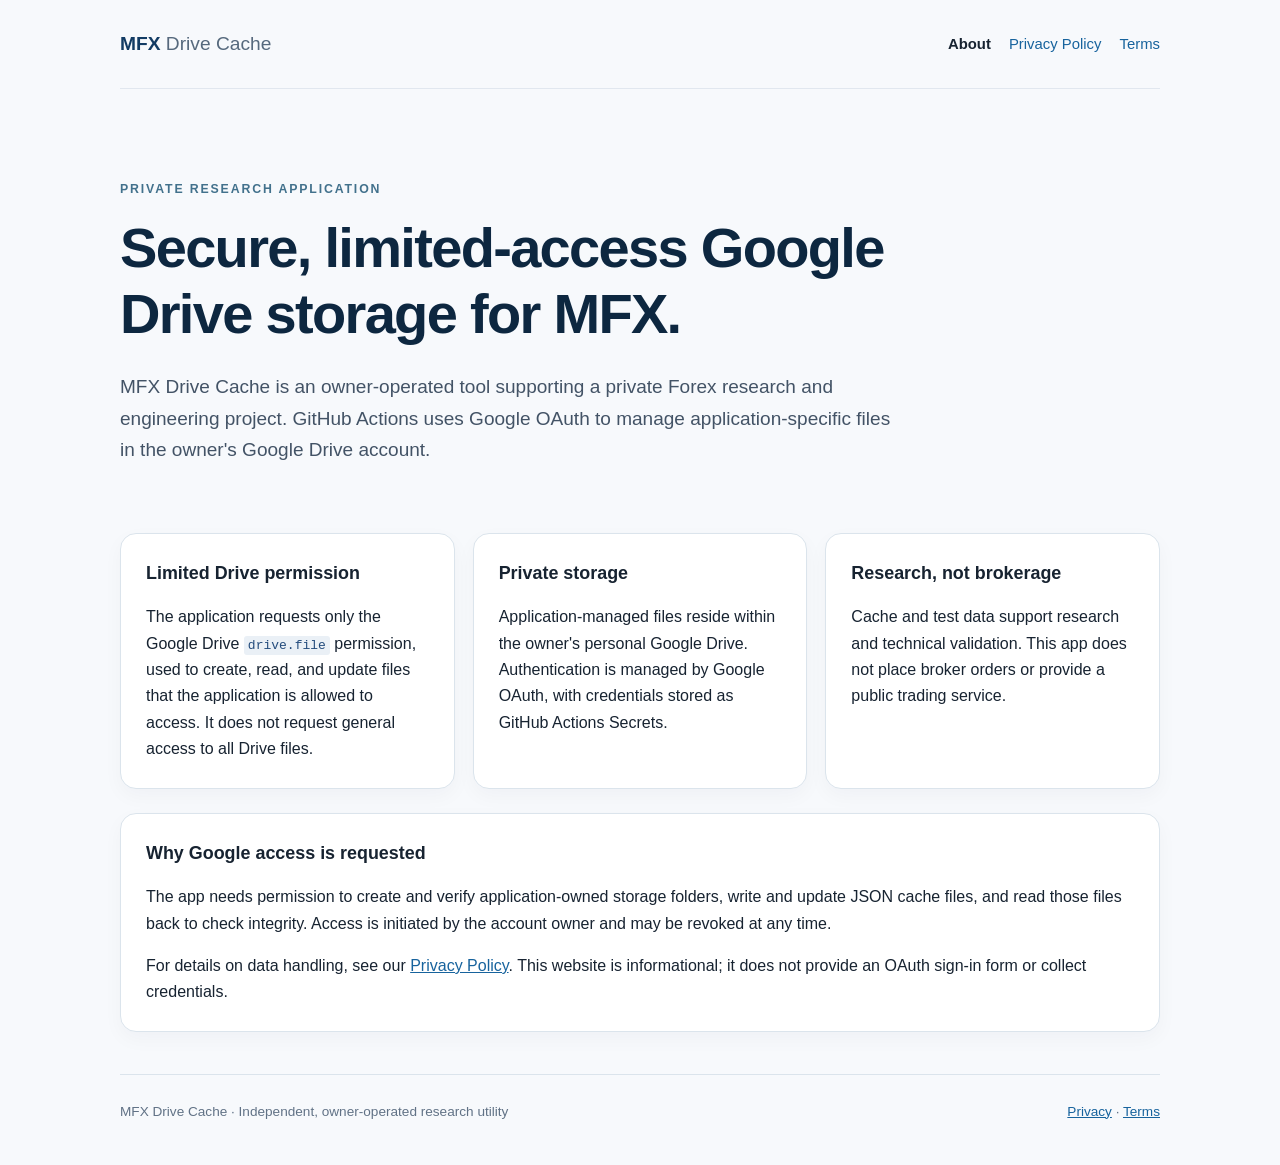
<file: index.html>
<!doctype html>
<html lang="en">
<head>
  <meta charset="utf-8">
  <meta name="viewport" content="width=device-width, initial-scale=1">
  <meta name="robots" content="index,follow">
  <meta name="description" content="MFX Drive Cache is a private, owner-operated Forex research and engineering tool using limited Google Drive OAuth access.">
  <title>MFX Drive Cache — About the App</title>
  <link rel="stylesheet" href="/style.css">
</head>
<body>
  <header class="container header">
    <a class="brand" href="/">MFX <span>Drive Cache</span></a>
    <nav aria-label="Main navigation">
      <a aria-current="page" href="/">About</a>
      <a href="/privacy.html">Privacy Policy</a>
      <a href="/terms.html">Terms</a>
    </nav>
  </header>
  <main class="container">
    <section class="hero">
      <p class="eyebrow">Private research application</p>
      <h1>Secure, limited-access Google Drive storage for MFX.</h1>
      <p class="lead">MFX Drive Cache is an owner-operated tool supporting a private Forex research and engineering project. GitHub Actions uses Google OAuth to manage application-specific files in the owner's Google Drive account.</p>
    </section>
    <section class="grid" aria-label="App features">
      <article class="panel">
        <h2>Limited Drive permission</h2>
        <p>The application requests only the Google Drive <code>drive.file</code> permission, used to create, read, and update files that the application is allowed to access. It does not request general access to all Drive files.</p>
      </article>
      <article class="panel">
        <h2>Private storage</h2>
        <p>Application-managed files reside within the owner's personal Google Drive. Authentication is managed by Google OAuth, with credentials stored as GitHub Actions Secrets.</p>
      </article>
      <article class="panel">
        <h2>Research, not brokerage</h2>
        <p>Cache and test data support research and technical validation. This app does not place broker orders or provide a public trading service.</p>
      </article>
    </section>
    <section class="panel details">
      <h2>Why Google access is requested</h2>
      <p>The app needs permission to create and verify application-owned storage folders, write and update JSON cache files, and read those files back to check integrity. Access is initiated by the account owner and may be revoked at any time.</p>
      <p>For details on data handling, see our <a href="/privacy.html">Privacy Policy</a>. This website is informational; it does not provide an OAuth sign-in form or collect credentials.</p>
    </section>
  </main>
  <footer class="container footer">
    <span>MFX Drive Cache · Independent, owner-operated research utility</span>
    <span><a href="/privacy.html">Privacy</a> · <a href="/terms.html">Terms</a></span>
  </footer>
</body>
</html>
</file>
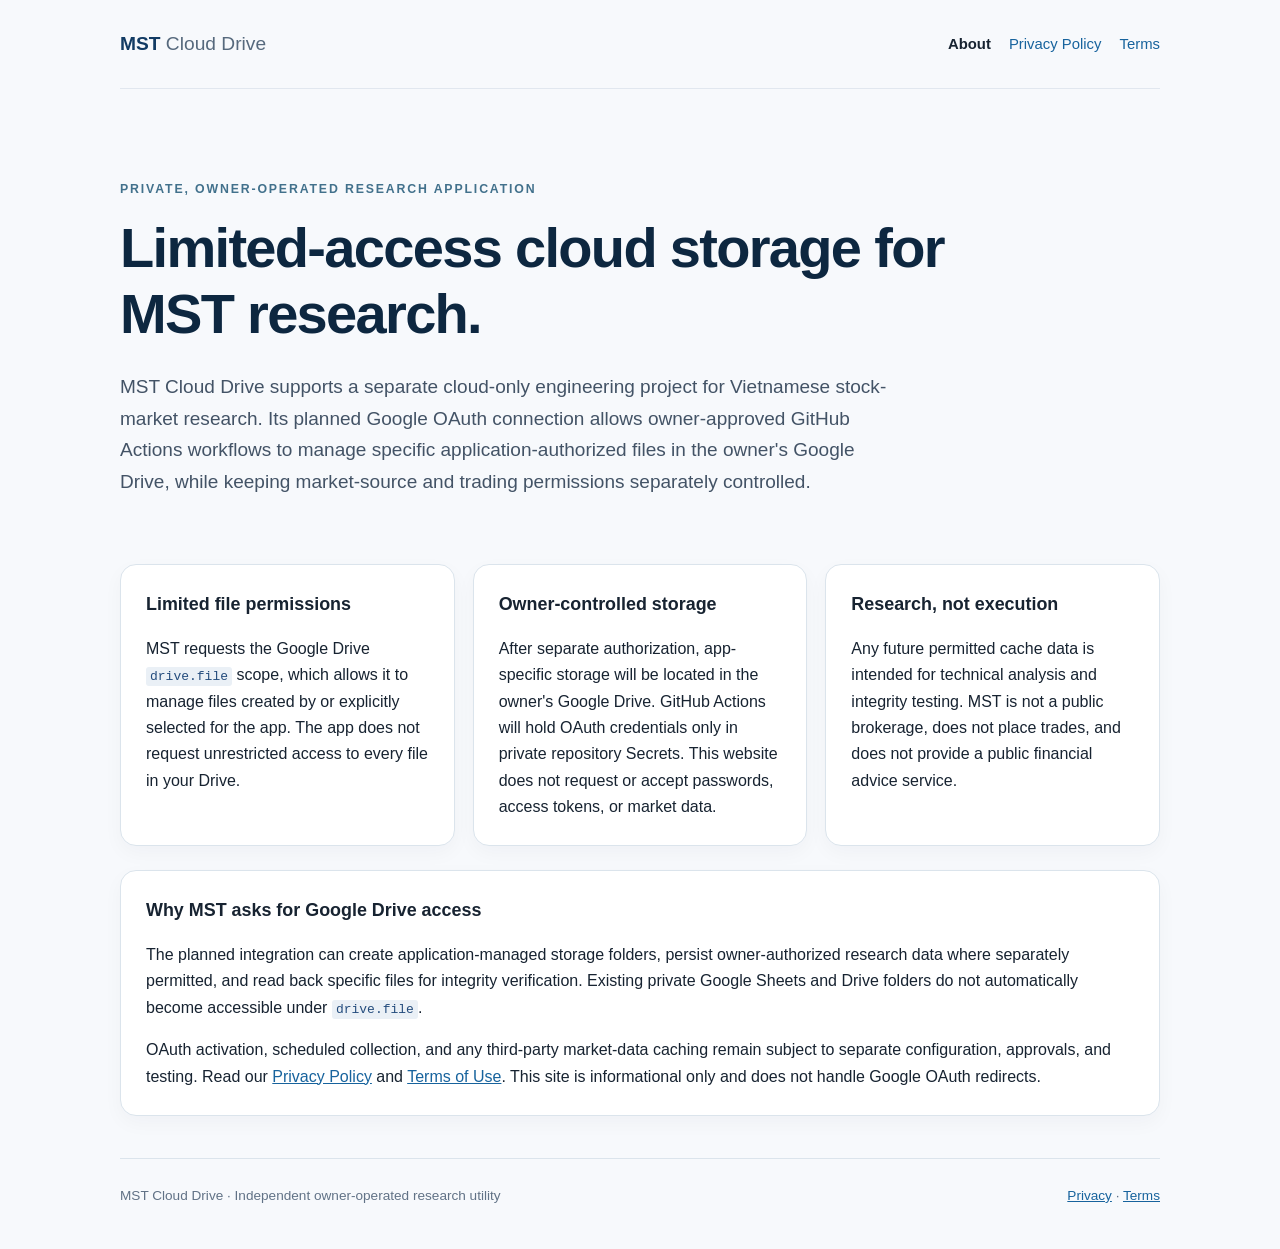
<file: mst/index.html>
<!doctype html>
<html lang="en">
<head>
  <meta charset="utf-8">
  <meta name="viewport" content="width=device-width, initial-scale=1">
  <meta name="robots" content="index,follow">
  <meta name="description" content="MST Cloud Drive is an owner-operated research application using limited Google Drive access for Vietnamese stock market research engineering.">
  <title>MST Cloud Drive — About the App</title>
  <link rel="stylesheet" href="/style.css">
</head>
<body>
  <header class="container header">
    <a class="brand" href="/mst/">MST <span>Cloud Drive</span></a>
    <nav aria-label="MST navigation">
      <a aria-current="page" href="/mst/">About</a>
      <a href="/mst/privacy.html">Privacy Policy</a>
      <a href="/mst/terms.html">Terms</a>
    </nav>
  </header>
  <main class="container">
    <section class="hero">
      <p class="eyebrow">Private, owner-operated research application</p>
      <h1>Limited-access cloud storage for MST research.</h1>
      <p class="lead">MST Cloud Drive supports a separate cloud-only engineering project for Vietnamese stock-market research. Its planned Google OAuth connection allows owner-approved GitHub Actions workflows to manage specific application-authorized files in the owner's Google Drive, while keeping market-source and trading permissions separately controlled.</p>
    </section>
    <section class="grid" aria-label="Application features">
      <article class="panel">
        <h2>Limited file permissions</h2>
        <p>MST requests the Google Drive <code>drive.file</code> scope, which allows it to manage files created by or explicitly selected for the app. The app does not request unrestricted access to every file in your Drive.</p>
      </article>
      <article class="panel">
        <h2>Owner-controlled storage</h2>
        <p>After separate authorization, app-specific storage will be located in the owner's Google Drive. GitHub Actions will hold OAuth credentials only in private repository Secrets. This website does not request or accept passwords, access tokens, or market data.</p>
      </article>
      <article class="panel">
        <h2>Research, not execution</h2>
        <p>Any future permitted cache data is intended for technical analysis and integrity testing. MST is not a public brokerage, does not place trades, and does not provide a public financial advice service.</p>
      </article>
    </section>
    <section class="panel details">
      <h2>Why MST asks for Google Drive access</h2>
      <p>The planned integration can create application-managed storage folders, persist owner-authorized research data where separately permitted, and read back specific files for integrity verification. Existing private Google Sheets and Drive folders do not automatically become accessible under <code>drive.file</code>.</p>
      <p>OAuth activation, scheduled collection, and any third-party market-data caching remain subject to separate configuration, approvals, and testing. Read our <a href="/mst/privacy.html">Privacy Policy</a> and <a href="/mst/terms.html">Terms of Use</a>. This site is informational only and does not handle Google OAuth redirects.</p>
    </section>
  </main>
  <footer class="container footer">
    <span>MST Cloud Drive · Independent owner-operated research utility</span>
    <span><a href="/mst/privacy.html">Privacy</a> · <a href="/mst/terms.html">Terms</a></span>
  </footer>
</body>
</html>
</file>
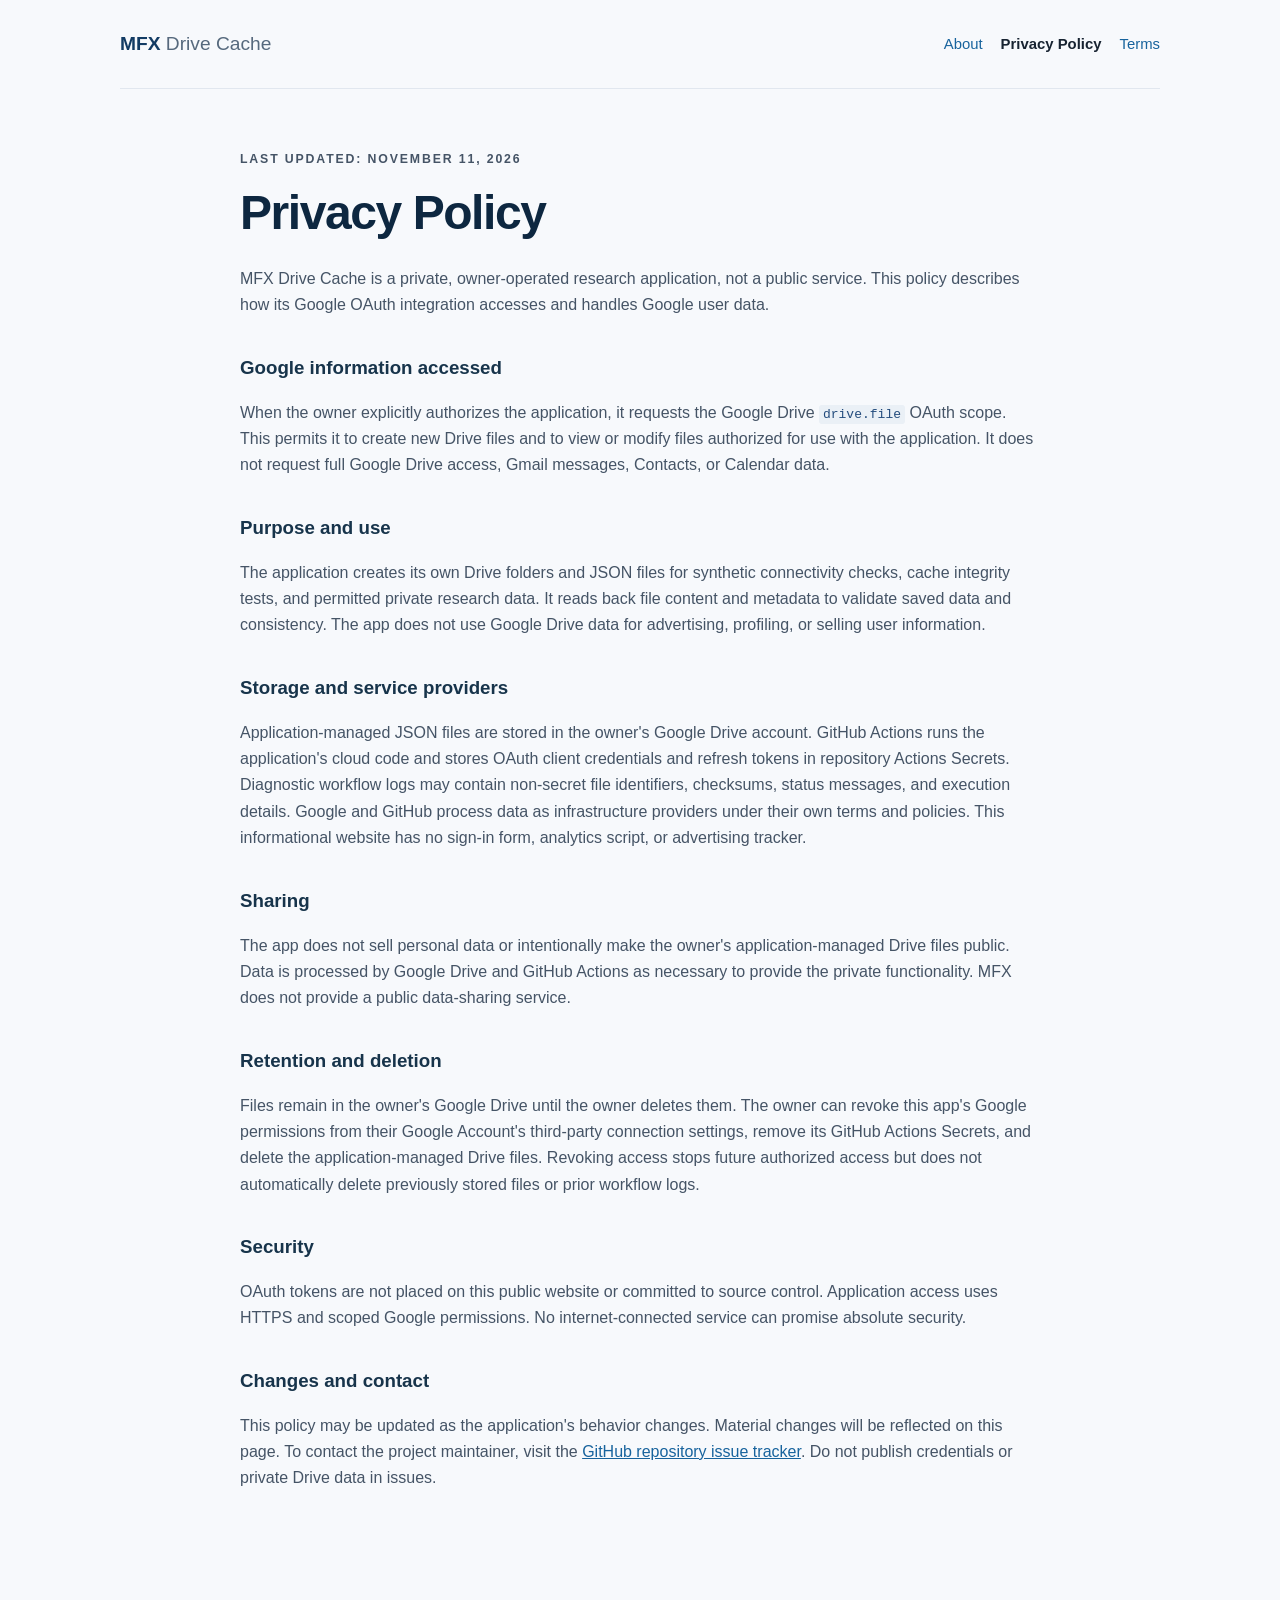
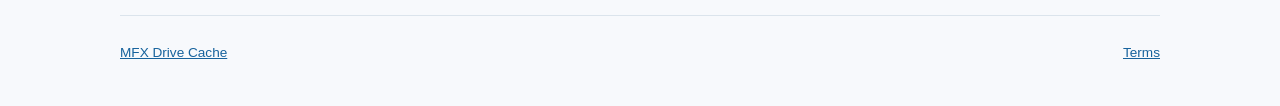
<file: privacy.html>
<!doctype html>
<html lang="en">
<head>
  <meta charset="utf-8">
  <meta name="viewport" content="width=device-width, initial-scale=1">
  <meta name="description" content="Privacy Policy for the private MFX Drive Cache Google OAuth application.">
  <title>Privacy Policy — MFX Drive Cache</title>
  <link rel="stylesheet" href="/style.css">
</head>
<body>
  <header class="container header">
    <a class="brand" href="/">MFX <span>Drive Cache</span></a>
    <nav aria-label="Main navigation">
      <a href="/">About</a>
      <a aria-current="page" href="/privacy.html">Privacy Policy</a>
      <a href="/terms.html">Terms</a>
    </nav>
  </header>
  <main class="container document">
    <p class="eyebrow">Last updated: November 11, 2026</p>
    <h1>Privacy Policy</h1>
    <p>MFX Drive Cache is a private, owner-operated research application, not a public service. This policy describes how its Google OAuth integration accesses and handles Google user data.</p>

    <h2>Google information accessed</h2>
    <p>When the owner explicitly authorizes the application, it requests the Google Drive <code>drive.file</code> OAuth scope. This permits it to create new Drive files and to view or modify files authorized for use with the application. It does not request full Google Drive access, Gmail messages, Contacts, or Calendar data.</p>

    <h2>Purpose and use</h2>
    <p>The application creates its own Drive folders and JSON files for synthetic connectivity checks, cache integrity tests, and permitted private research data. It reads back file content and metadata to validate saved data and consistency. The app does not use Google Drive data for advertising, profiling, or selling user information.</p>

    <h2>Storage and service providers</h2>
    <p>Application-managed JSON files are stored in the owner's Google Drive account. GitHub Actions runs the application's cloud code and stores OAuth client credentials and refresh tokens in repository Actions Secrets. Diagnostic workflow logs may contain non-secret file identifiers, checksums, status messages, and execution details. Google and GitHub process data as infrastructure providers under their own terms and policies. This informational website has no sign-in form, analytics script, or advertising tracker.</p>

    <h2>Sharing</h2>
    <p>The app does not sell personal data or intentionally make the owner's application-managed Drive files public. Data is processed by Google Drive and GitHub Actions as necessary to provide the private functionality. MFX does not provide a public data-sharing service.</p>

    <h2>Retention and deletion</h2>
    <p>Files remain in the owner's Google Drive until the owner deletes them. The owner can revoke this app's Google permissions from their Google Account's third-party connection settings, remove its GitHub Actions Secrets, and delete the application-managed Drive files. Revoking access stops future authorized access but does not automatically delete previously stored files or prior workflow logs.</p>

    <h2>Security</h2>
    <p>OAuth tokens are not placed on this public website or committed to source control. Application access uses HTTPS and scoped Google permissions. No internet-connected service can promise absolute security.</p>

    <h2>Changes and contact</h2>
    <p>This policy may be updated as the application's behavior changes. Material changes will be reflected on this page. To contact the project maintainer, visit the <a href="https://github.com/ngluonghoa/ngluonghoa.github.io/issues">GitHub repository issue tracker</a>. Do not publish credentials or private Drive data in issues.</p>
  </main>
  <footer class="container footer"><a href="/">MFX Drive Cache</a><a href="/terms.html">Terms</a></footer>
</body>
</html>
</file>
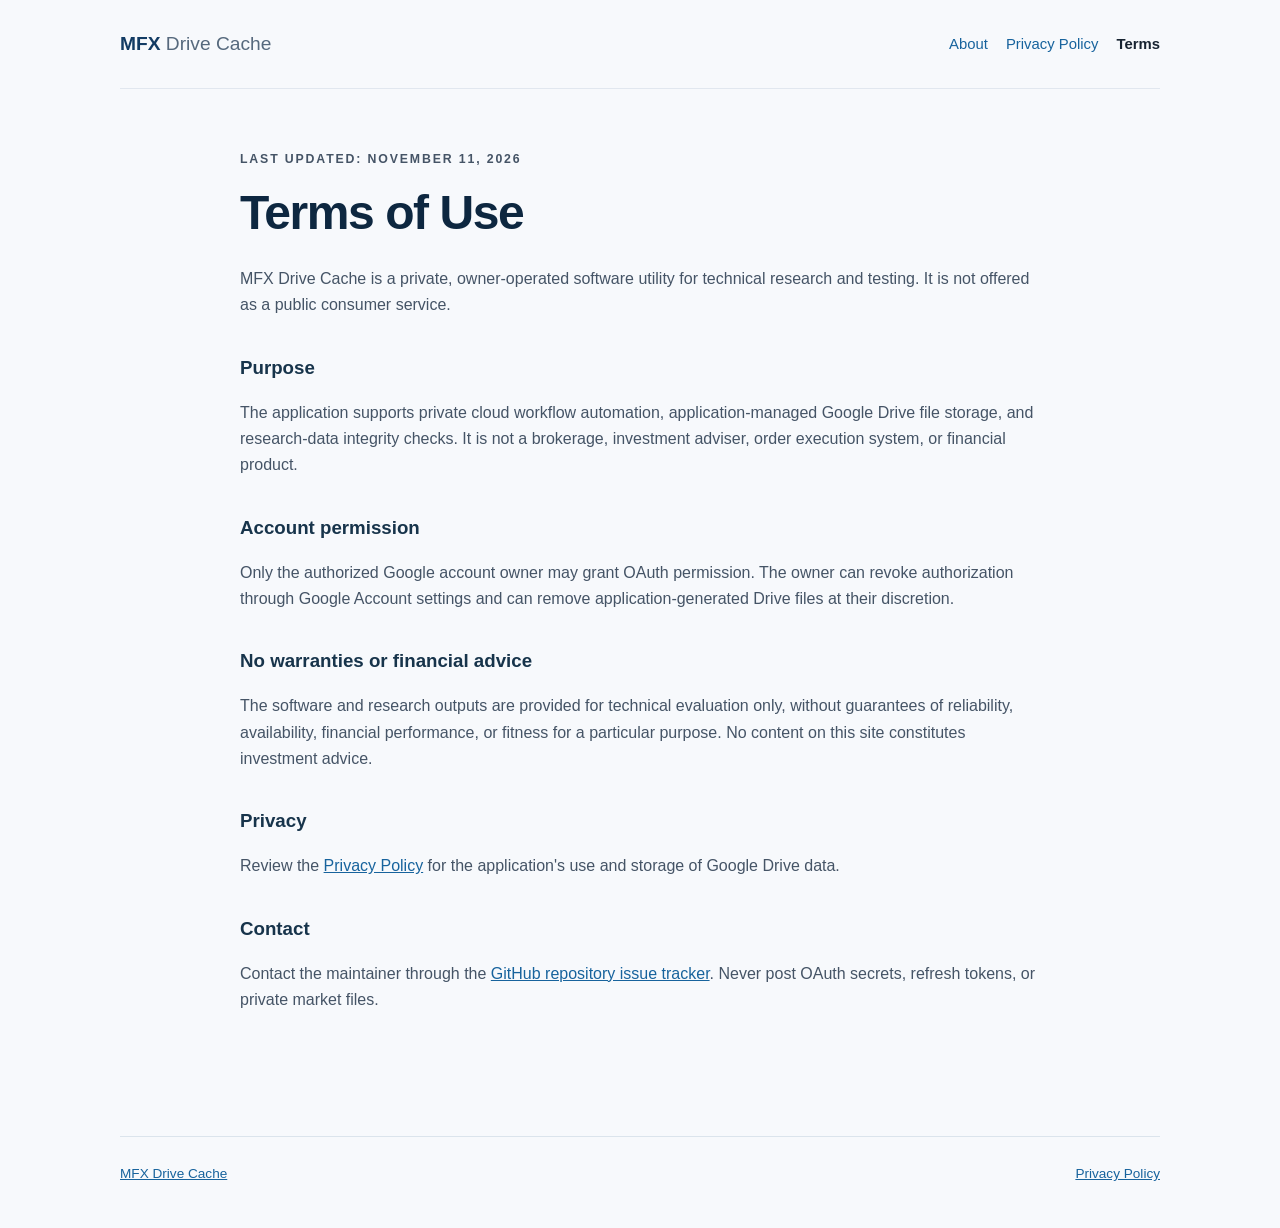
<file: terms.html>
<!doctype html>
<html lang="en">
<head>
  <meta charset="utf-8">
  <meta name="viewport" content="width=device-width, initial-scale=1">
  <meta name="description" content="Terms of use for MFX Drive Cache.">
  <title>Terms of Use — MFX Drive Cache</title>
  <link rel="stylesheet" href="/style.css">
</head>
<body>
  <header class="container header">
    <a class="brand" href="/">MFX <span>Drive Cache</span></a>
    <nav aria-label="Main navigation">
      <a href="/">About</a>
      <a href="/privacy.html">Privacy Policy</a>
      <a aria-current="page" href="/terms.html">Terms</a>
    </nav>
  </header>
  <main class="container document">
    <p class="eyebrow">Last updated: November 11, 2026</p>
    <h1>Terms of Use</h1>
    <p>MFX Drive Cache is a private, owner-operated software utility for technical research and testing. It is not offered as a public consumer service.</p>
    <h2>Purpose</h2>
    <p>The application supports private cloud workflow automation, application-managed Google Drive file storage, and research-data integrity checks. It is not a brokerage, investment adviser, order execution system, or financial product.</p>
    <h2>Account permission</h2>
    <p>Only the authorized Google account owner may grant OAuth permission. The owner can revoke authorization through Google Account settings and can remove application-generated Drive files at their discretion.</p>
    <h2>No warranties or financial advice</h2>
    <p>The software and research outputs are provided for technical evaluation only, without guarantees of reliability, availability, financial performance, or fitness for a particular purpose. No content on this site constitutes investment advice.</p>
    <h2>Privacy</h2>
    <p>Review the <a href="/privacy.html">Privacy Policy</a> for the application's use and storage of Google Drive data.</p>
    <h2>Contact</h2>
    <p>Contact the maintainer through the <a href="https://github.com/ngluonghoa/ngluonghoa.github.io/issues">GitHub repository issue tracker</a>. Never post OAuth secrets, refresh tokens, or private market files.</p>
  </main>
  <footer class="container footer"><a href="/">MFX Drive Cache</a><a href="/privacy.html">Privacy Policy</a></footer>
</body>
</html>
</file>
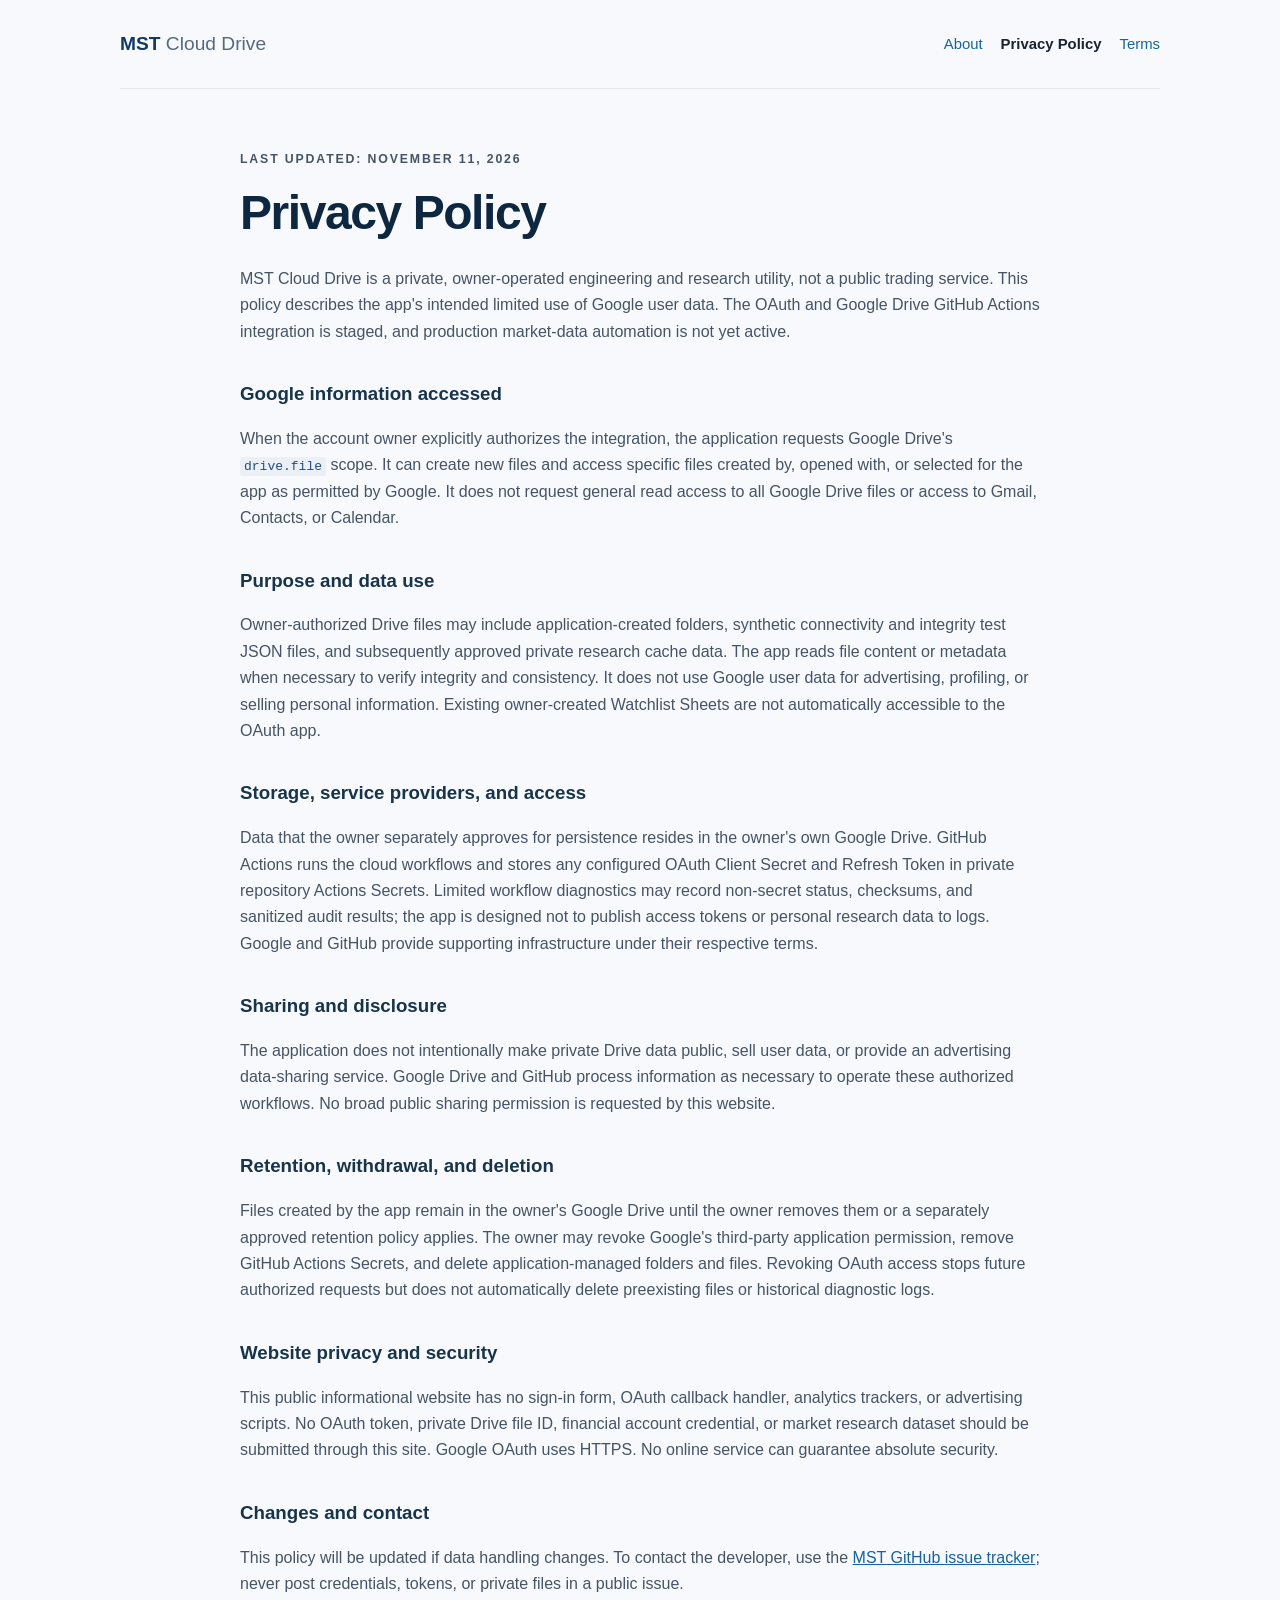
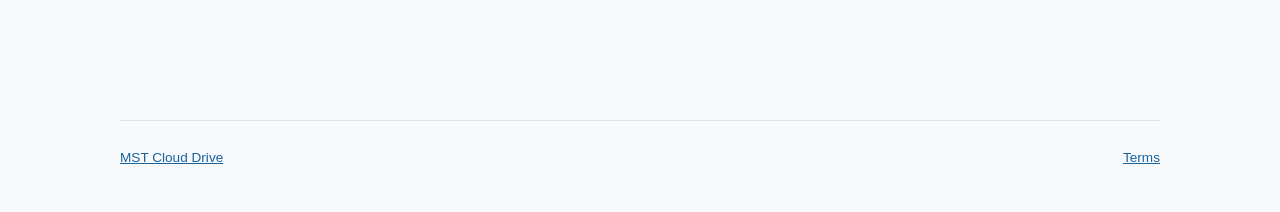
<file: mst/privacy.html>
<!doctype html>
<html lang="en">
<head>
  <meta charset="utf-8">
  <meta name="viewport" content="width=device-width, initial-scale=1">
  <meta name="robots" content="index,follow">
  <meta name="description" content="Privacy Policy for MST Cloud Drive and its limited Google Drive OAuth integration.">
  <title>Privacy Policy — MST Cloud Drive</title>
  <link rel="stylesheet" href="/style.css">
</head>
<body>
  <header class="container header">
    <a class="brand" href="/mst/">MST <span>Cloud Drive</span></a>
    <nav aria-label="MST navigation">
      <a href="/mst/">About</a>
      <a aria-current="page" href="/mst/privacy.html">Privacy Policy</a>
      <a href="/mst/terms.html">Terms</a>
    </nav>
  </header>
  <main class="container document">
    <p class="eyebrow">Last updated: November 11, 2026</p>
    <h1>Privacy Policy</h1>
    <p>MST Cloud Drive is a private, owner-operated engineering and research utility, not a public trading service. This policy describes the app's intended limited use of Google user data. The OAuth and Google Drive GitHub Actions integration is staged, and production market-data automation is not yet active.</p>
    <h2>Google information accessed</h2>
    <p>When the account owner explicitly authorizes the integration, the application requests Google Drive's <code>drive.file</code> scope. It can create new files and access specific files created by, opened with, or selected for the app as permitted by Google. It does not request general read access to all Google Drive files or access to Gmail, Contacts, or Calendar.</p>
    <h2>Purpose and data use</h2>
    <p>Owner-authorized Drive files may include application-created folders, synthetic connectivity and integrity test JSON files, and subsequently approved private research cache data. The app reads file content or metadata when necessary to verify integrity and consistency. It does not use Google user data for advertising, profiling, or selling personal information. Existing owner-created Watchlist Sheets are not automatically accessible to the OAuth app.</p>
    <h2>Storage, service providers, and access</h2>
    <p>Data that the owner separately approves for persistence resides in the owner's own Google Drive. GitHub Actions runs the cloud workflows and stores any configured OAuth Client Secret and Refresh Token in private repository Actions Secrets. Limited workflow diagnostics may record non-secret status, checksums, and sanitized audit results; the app is designed not to publish access tokens or personal research data to logs. Google and GitHub provide supporting infrastructure under their respective terms.</p>
    <h2>Sharing and disclosure</h2>
    <p>The application does not intentionally make private Drive data public, sell user data, or provide an advertising data-sharing service. Google Drive and GitHub process information as necessary to operate these authorized workflows. No broad public sharing permission is requested by this website.</p>
    <h2>Retention, withdrawal, and deletion</h2>
    <p>Files created by the app remain in the owner's Google Drive until the owner removes them or a separately approved retention policy applies. The owner may revoke Google's third-party application permission, remove GitHub Actions Secrets, and delete application-managed folders and files. Revoking OAuth access stops future authorized requests but does not automatically delete preexisting files or historical diagnostic logs.</p>
    <h2>Website privacy and security</h2>
    <p>This public informational website has no sign-in form, OAuth callback handler, analytics trackers, or advertising scripts. No OAuth token, private Drive file ID, financial account credential, or market research dataset should be submitted through this site. Google OAuth uses HTTPS. No online service can guarantee absolute security.</p>
    <h2>Changes and contact</h2>
    <p>This policy will be updated if data handling changes. To contact the developer, use the <a href="https://github.com/ngluonghoa/MST/issues">MST GitHub issue tracker</a>; never post credentials, tokens, or private files in a public issue.</p>
  </main>
  <footer class="container footer"><a href="/mst/">MST Cloud Drive</a><a href="/mst/terms.html">Terms</a></footer>
</body>
</html>
</file>
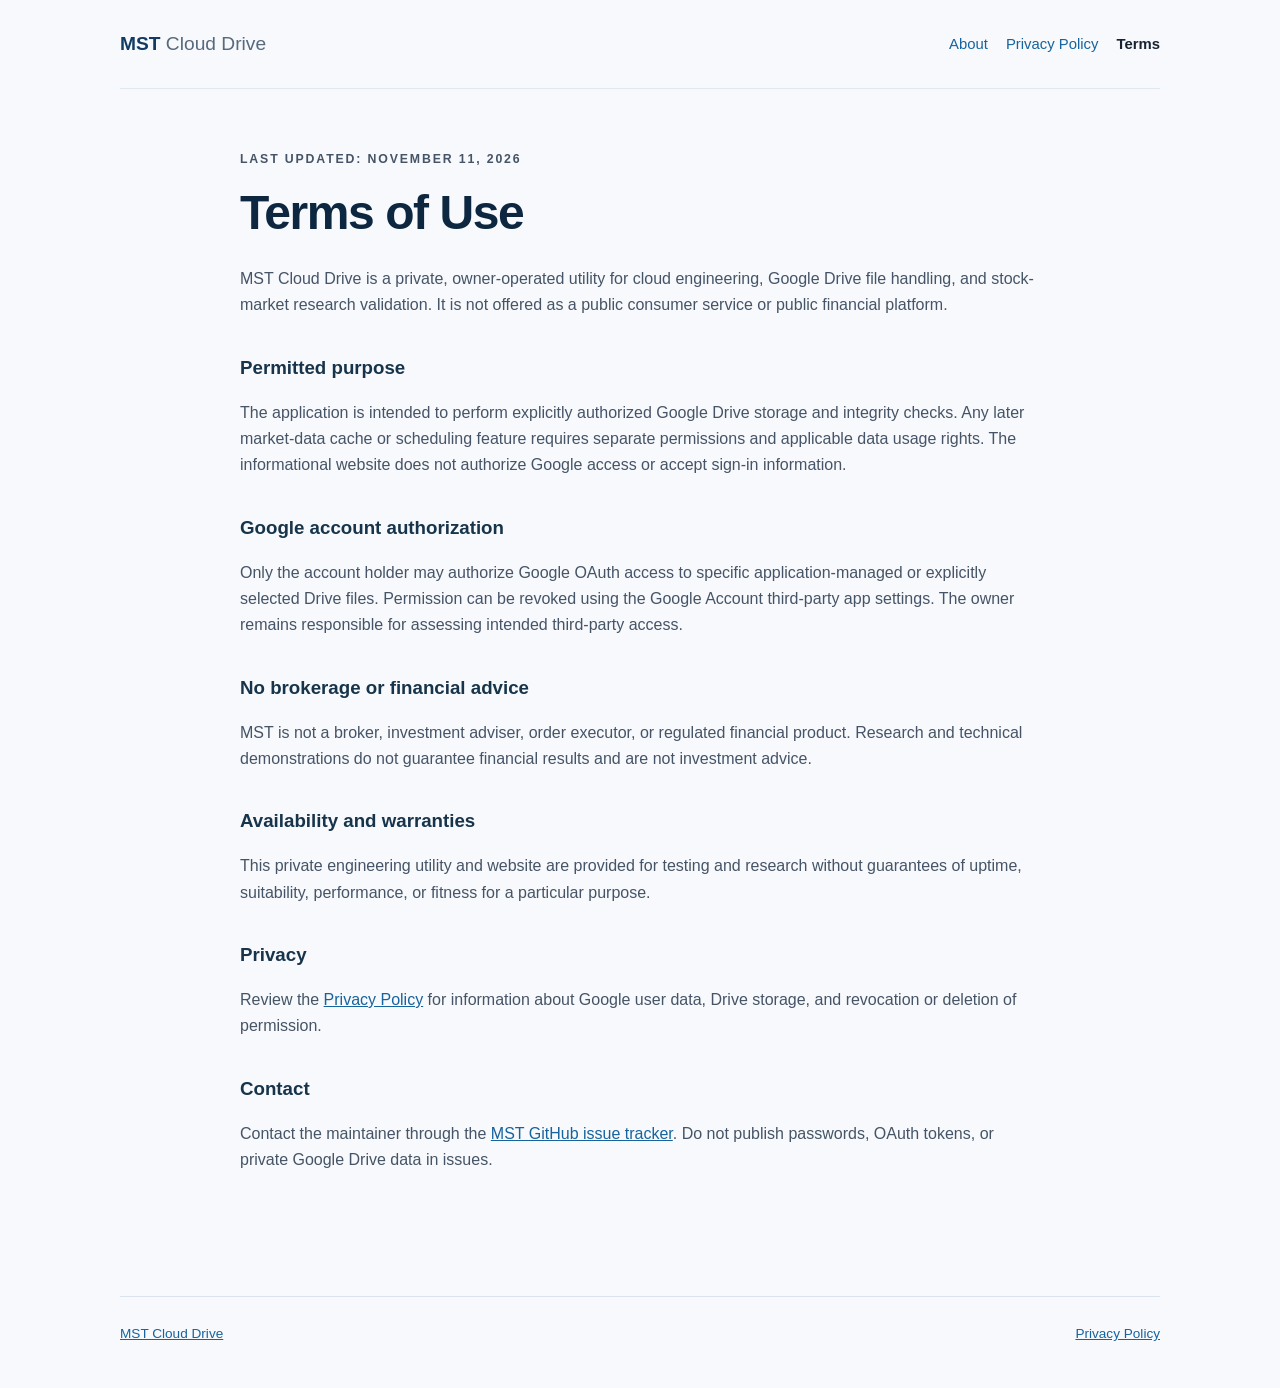
<file: mst/terms.html>
<!doctype html>
<html lang="en">
<head>
  <meta charset="utf-8">
  <meta name="viewport" content="width=device-width, initial-scale=1">
  <meta name="robots" content="index,follow">
  <meta name="description" content="Terms of Use for MST Cloud Drive, a private Vietnamese stock market engineering tool.">
  <title>Terms of Use — MST Cloud Drive</title>
  <link rel="stylesheet" href="/style.css">
</head>
<body>
  <header class="container header">
    <a class="brand" href="/mst/">MST <span>Cloud Drive</span></a>
    <nav aria-label="MST navigation">
      <a href="/mst/">About</a>
      <a href="/mst/privacy.html">Privacy Policy</a>
      <a aria-current="page" href="/mst/terms.html">Terms</a>
    </nav>
  </header>
  <main class="container document">
    <p class="eyebrow">Last updated: November 11, 2026</p>
    <h1>Terms of Use</h1>
    <p>MST Cloud Drive is a private, owner-operated utility for cloud engineering, Google Drive file handling, and stock-market research validation. It is not offered as a public consumer service or public financial platform.</p>
    <h2>Permitted purpose</h2>
    <p>The application is intended to perform explicitly authorized Google Drive storage and integrity checks. Any later market-data cache or scheduling feature requires separate permissions and applicable data usage rights. The informational website does not authorize Google access or accept sign-in information.</p>
    <h2>Google account authorization</h2>
    <p>Only the account holder may authorize Google OAuth access to specific application-managed or explicitly selected Drive files. Permission can be revoked using the Google Account third-party app settings. The owner remains responsible for assessing intended third-party access.</p>
    <h2>No brokerage or financial advice</h2>
    <p>MST is not a broker, investment adviser, order executor, or regulated financial product. Research and technical demonstrations do not guarantee financial results and are not investment advice.</p>
    <h2>Availability and warranties</h2>
    <p>This private engineering utility and website are provided for testing and research without guarantees of uptime, suitability, performance, or fitness for a particular purpose.</p>
    <h2>Privacy</h2>
    <p>Review the <a href="/mst/privacy.html">Privacy Policy</a> for information about Google user data, Drive storage, and revocation or deletion of permission.</p>
    <h2>Contact</h2>
    <p>Contact the maintainer through the <a href="https://github.com/ngluonghoa/MST/issues">MST GitHub issue tracker</a>. Do not publish passwords, OAuth tokens, or private Google Drive data in issues.</p>
  </main>
  <footer class="container footer"><a href="/mst/">MST Cloud Drive</a><a href="/mst/privacy.html">Privacy Policy</a></footer>
</body>
</html>
</file>
<file: style.css>
:root { color-scheme: light; font-family: -apple-system, BlinkMacSystemFont, "Segoe UI", Roboto, Arial, sans-serif; color: #172331; background: #f7f9fc; }
* { box-sizing: border-box; }
body { margin: 0; line-height: 1.65; }
a { color: #17639d; }
a:hover { color: #0a4472; }
.container { width: min(1040px, calc(100% - 36px)); margin: 0 auto; }
.header { padding: 28px 0; display: flex; align-items: center; justify-content: space-between; gap: 22px; border-bottom: 1px solid #e1e7ef; }
.brand { font-size: 1.2rem; font-weight: 800; color: #123b64; text-decoration: none; white-space: nowrap; }
.brand span { font-weight: 500; color: #56697d; }
nav { display: flex; flex-wrap: wrap; gap: 18px; }
nav a { font-size: .93rem; text-decoration: none; }
nav a[aria-current="page"] { font-weight: 700; color: #172331; }
.hero { padding: 78px 0 48px; max-width: 850px; }
.eyebrow { text-transform: uppercase; letter-spacing: .15em; font-size: .77rem; font-weight: 800; color: #42718c; }
h1 { font-size: clamp(2rem, 4.4vw, 3.5rem); line-height: 1.18; letter-spacing: -.03em; margin: 16px 0 24px; color: #0d2740; }
.lead { font-size: 1.19rem; color: #435366; max-width: 780px; }
.grid { display: grid; grid-template-columns: repeat(3, 1fr); gap: 18px; }
.panel { padding: 25px; border: 1px solid #dbe4ec; border-radius: 16px; background: #fff; box-shadow: 0 7px 20px rgba(14, 39, 64, .035); }
.panel h2 { margin-top: 0; font-size: 1.12rem; }
.panel p:last-child { margin-bottom: 0; }
.details { margin-top: 24px; }
.document { max-width: 800px; padding: 48px 0 65px; }
.document h1 { font-size: clamp(2rem, 4vw, 3rem); }
.document h2 { margin-top: 34px; font-size: 1.17rem; color: #17344b; }
.document p { color: #455466; }
code { color: #244c7d; background: #eaf0f6; padding: 2px 4px; border-radius: 3px; }
.footer { border-top: 1px solid #dbe4ec; padding: 26px 0 42px; margin-top: 42px; font-size: .85rem; color: #617286; display: flex; justify-content: space-between; gap: 20px; }
@media (max-width: 740px) { .header, .footer { flex-direction: column; align-items: flex-start; } .hero { padding-top: 48px; } .grid { grid-template-columns: 1fr; } }
</file>
